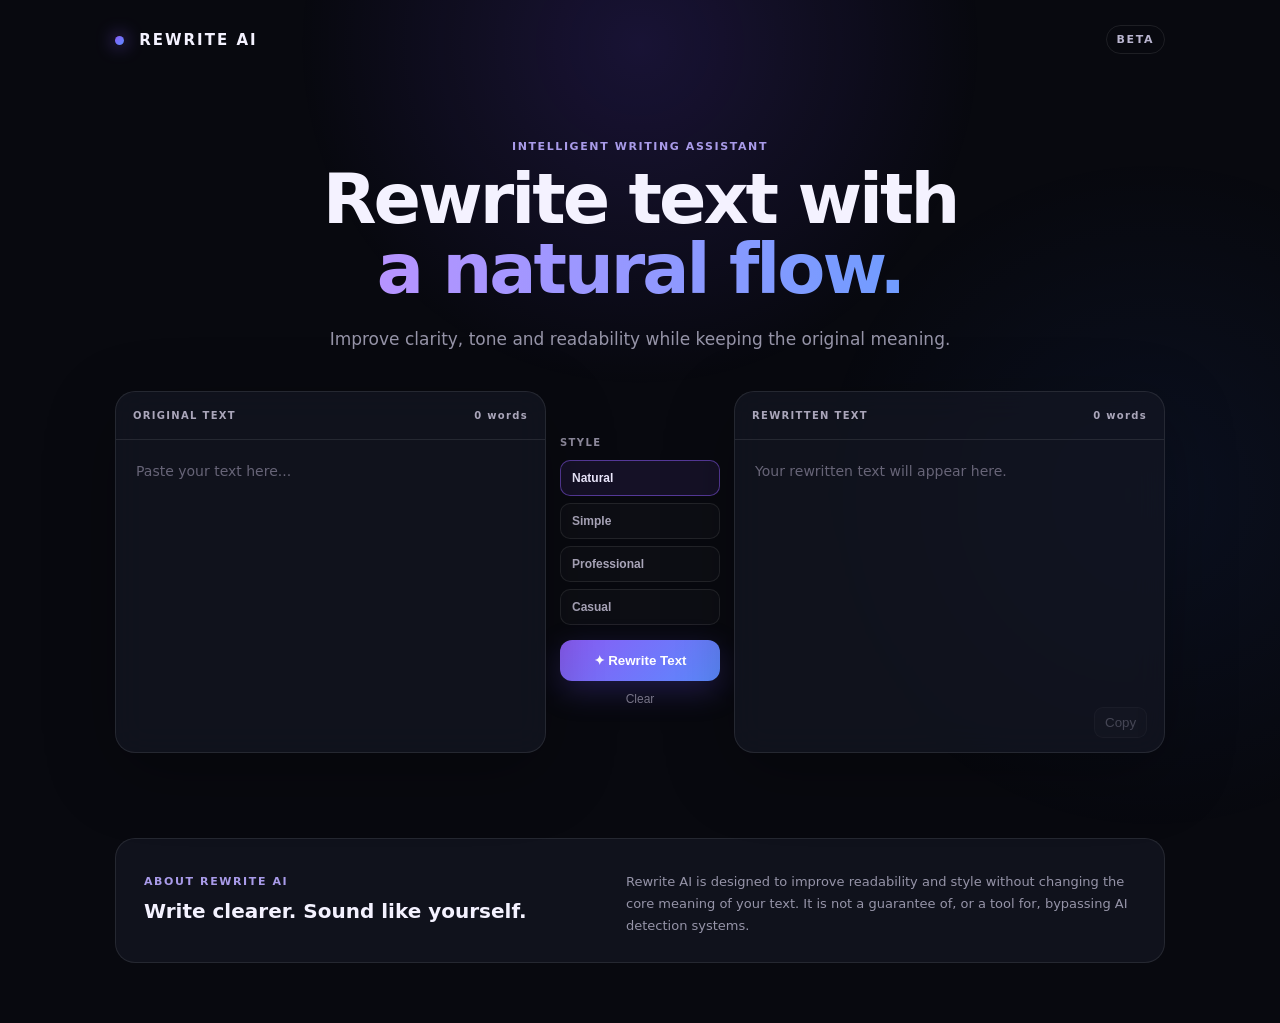
<file: index.html>
<!DOCTYPE html>
<html lang="en">
<head>
<meta charset="UTF-8">
<meta name="viewport" content="width=device-width, initial-scale=1.0">
<title>Rewrite AI</title>
<link rel="stylesheet" href="style.css">
</head>
<body>
<div class="bg"></div>
<main class="container">
<nav>
  <div class="logo"><span class="logo-dot"></span> REWRITE AI</div>
  <div class="badge">BETA</div>
</nav>

<section class="hero">
  <p class="eyebrow">INTELLIGENT WRITING ASSISTANT</p>
  <h1>Rewrite text with<br><span>a natural flow.</span></h1>
  <p class="subtitle">Improve clarity, tone and readability while keeping the original meaning.</p>

  <div class="workspace">
    <div class="panel">
      <div class="panel-top"><span>ORIGINAL TEXT</span><span id="inCount">0 words</span></div>
      <textarea id="input" placeholder="Paste your text here..."></textarea>
    </div>

    <div class="controls">
      <label>STYLE</label>
      <div class="styles">
        <button class="style active" data-style="natural">Natural</button>
        <button class="style" data-style="simple">Simple</button>
        <button class="style" data-style="professional">Professional</button>
        <button class="style" data-style="casual">Casual</button>
      </div>
      <button id="rewrite" class="rewrite-btn"><span>✦</span> Rewrite Text</button>
      <button id="clear" class="clear">Clear</button>
    </div>

    <div class="panel output-panel">
      <div class="panel-top"><span>REWRITTEN TEXT</span><span id="outCount">0 words</span></div>
      <div id="output" class="output placeholder">Your rewritten text will appear here.</div>
      <button id="copy" class="copy" disabled>Copy</button>
    </div>
  </div>

  <p id="message" class="message"></p>
</section>

<section class="info">
  <div><p class="section-label">ABOUT REWRITE AI</p><h2>Write clearer. Sound like yourself.</h2></div>
  <p>Rewrite AI is designed to improve readability and style without changing the core meaning of your text. It is not a guarantee of, or a tool for, bypassing AI detection systems.</p>
</section>
</main>
<script src="script.js"></script>
</body>
</html>
</file>
<file: style.css>
*{box-sizing:border-box} :root{--bg:#08090f;--card:rgba(20,22,35,.74);--line:rgba(255,255,255,.09);--text:#f4f2ff;--muted:#9694a8;--purple:#8b5cf6;--blue:#5b8cff}body{margin:0;min-height:100vh;background:var(--bg);color:var(--text);font-family:Inter,ui-sans-serif,system-ui,-apple-system,BlinkMacSystemFont,"Segoe UI",sans-serif}.bg{position:fixed;inset:0;pointer-events:none;background:radial-gradient(circle at 50% 5%,rgba(115,74,255,.16),transparent 32%),radial-gradient(circle at 90% 55%,rgba(55,117,255,.07),transparent 27%)}.container{position:relative;width:min(1050px,calc(100% - 32px));margin:auto;padding:25px 0 60px}nav{display:flex;justify-content:space-between;align-items:center}.logo{font-weight:800;letter-spacing:2px;font-size:15px}.logo-dot{display:inline-block;width:9px;height:9px;border-radius:50%;background:linear-gradient(135deg,var(--purple),var(--blue));box-shadow:0 0 18px var(--purple);margin-right:8px}.badge{padding:7px 10px;border:1px solid var(--line);border-radius:999px;font-size:11px;font-weight:700;letter-spacing:1.6px;color:#b9b5cf}.hero{text-align:center;padding:75px 0 25px}.eyebrow,.section-label{font-size:11px;font-weight:750;letter-spacing:1.6px;color:#a99be9}.hero h1{font-size:clamp(43px,6vw,70px);line-height:1;letter-spacing:-3px;margin:0;font-weight:800}.hero h1 span{background:linear-gradient(90deg,#b794ff,#709cff);-webkit-background-clip:text;background-clip:text;color:transparent}.subtitle{color:var(--muted);font-size:17px;line-height:1.6;margin:22px auto 38px}.workspace{display:grid;grid-template-columns:1fr 160px 1fr;gap:14px;align-items:stretch;text-align:left}.panel{min-height:360px;background:var(--card);border:1px solid var(--line);border-radius:20px;overflow:hidden;box-shadow:0 20px 70px rgba(0,0,0,.28);backdrop-filter:blur(16px)}.panel:focus-within{border-color:rgba(139,92,246,.65);box-shadow:0 0 0 4px rgba(139,92,246,.07),0 20px 70px rgba(0,0,0,.28)}.panel-top{height:48px;padding:0 17px;border-bottom:1px solid var(--line);display:flex;justify-content:space-between;align-items:center;font-size:10px;font-weight:750;letter-spacing:1.3px;color:#aaa6ba}textarea{width:100%;height:312px;display:block;resize:none;border:0;outline:0;background:transparent;color:var(--text);font:inherit;font-size:14px;line-height:1.7;padding:20px}textarea::placeholder{color:#676477}.output{height:312px;padding:20px;font-size:14px;line-height:1.7;white-space:pre-wrap;overflow:auto}.output.placeholder{color:#676477}.controls{display:flex;flex-direction:column;justify-content:center;gap:10px}.controls label{font-size:10px;letter-spacing:1.4px;color:#8f8b9e;font-weight:750;margin-bottom:2px}.styles{display:flex;flex-direction:column;gap:7px}.style{border:1px solid var(--line);background:rgba(255,255,255,.025);color:#aaa6ba;border-radius:10px;padding:10px 11px;text-align:left;cursor:pointer;font-weight:650;font-size:12px}.style:hover,.style.active{border-color:rgba(139,92,246,.55);color:#eeeaff;background:rgba(139,92,246,.1)}.rewrite-btn{border:0;border-radius:12px;padding:13px 10px;font-weight:750;color:#fff;background:linear-gradient(135deg,var(--purple),var(--blue));cursor:pointer;box-shadow:0 10px 30px rgba(104,78,240,.25);margin-top:5px}.rewrite-btn:hover{filter:brightness(1.1);transform:translateY(-1px)}.clear{border:0;background:transparent;color:#777487;cursor:pointer;font-size:12px}.copy{position:absolute;margin-top:-45px;margin-left:calc(100% - 70px);border:1px solid var(--line);background:rgba(255,255,255,.04);color:#aaa6ba;border-radius:9px;padding:7px 10px;cursor:pointer}.copy:disabled{opacity:.35;cursor:default}.message{height:18px;color:#ff9aab;font-size:12px}.info{margin-top:18px;padding:25px 28px;border:1px solid var(--line);border-radius:20px;background:var(--card);display:flex;justify-content:space-between;gap:40px;text-align:left}.info h2{margin:8px 0 0;font-size:20px}.info>p:last-child{max-width:510px;color:var(--muted);font-size:13px;line-height:1.7;margin:7px 0 0}@media(max-width:800px){.workspace{grid-template-columns:1fr}.controls{order:2}.styles{flex-direction:row;flex-wrap:wrap}.style{flex:1;min-width:100px}.output-panel{order:3}.info{flex-direction:column;gap:5px}.hero{padding-top:55px}.hero h1{letter-spacing:-2px}}
</file>
